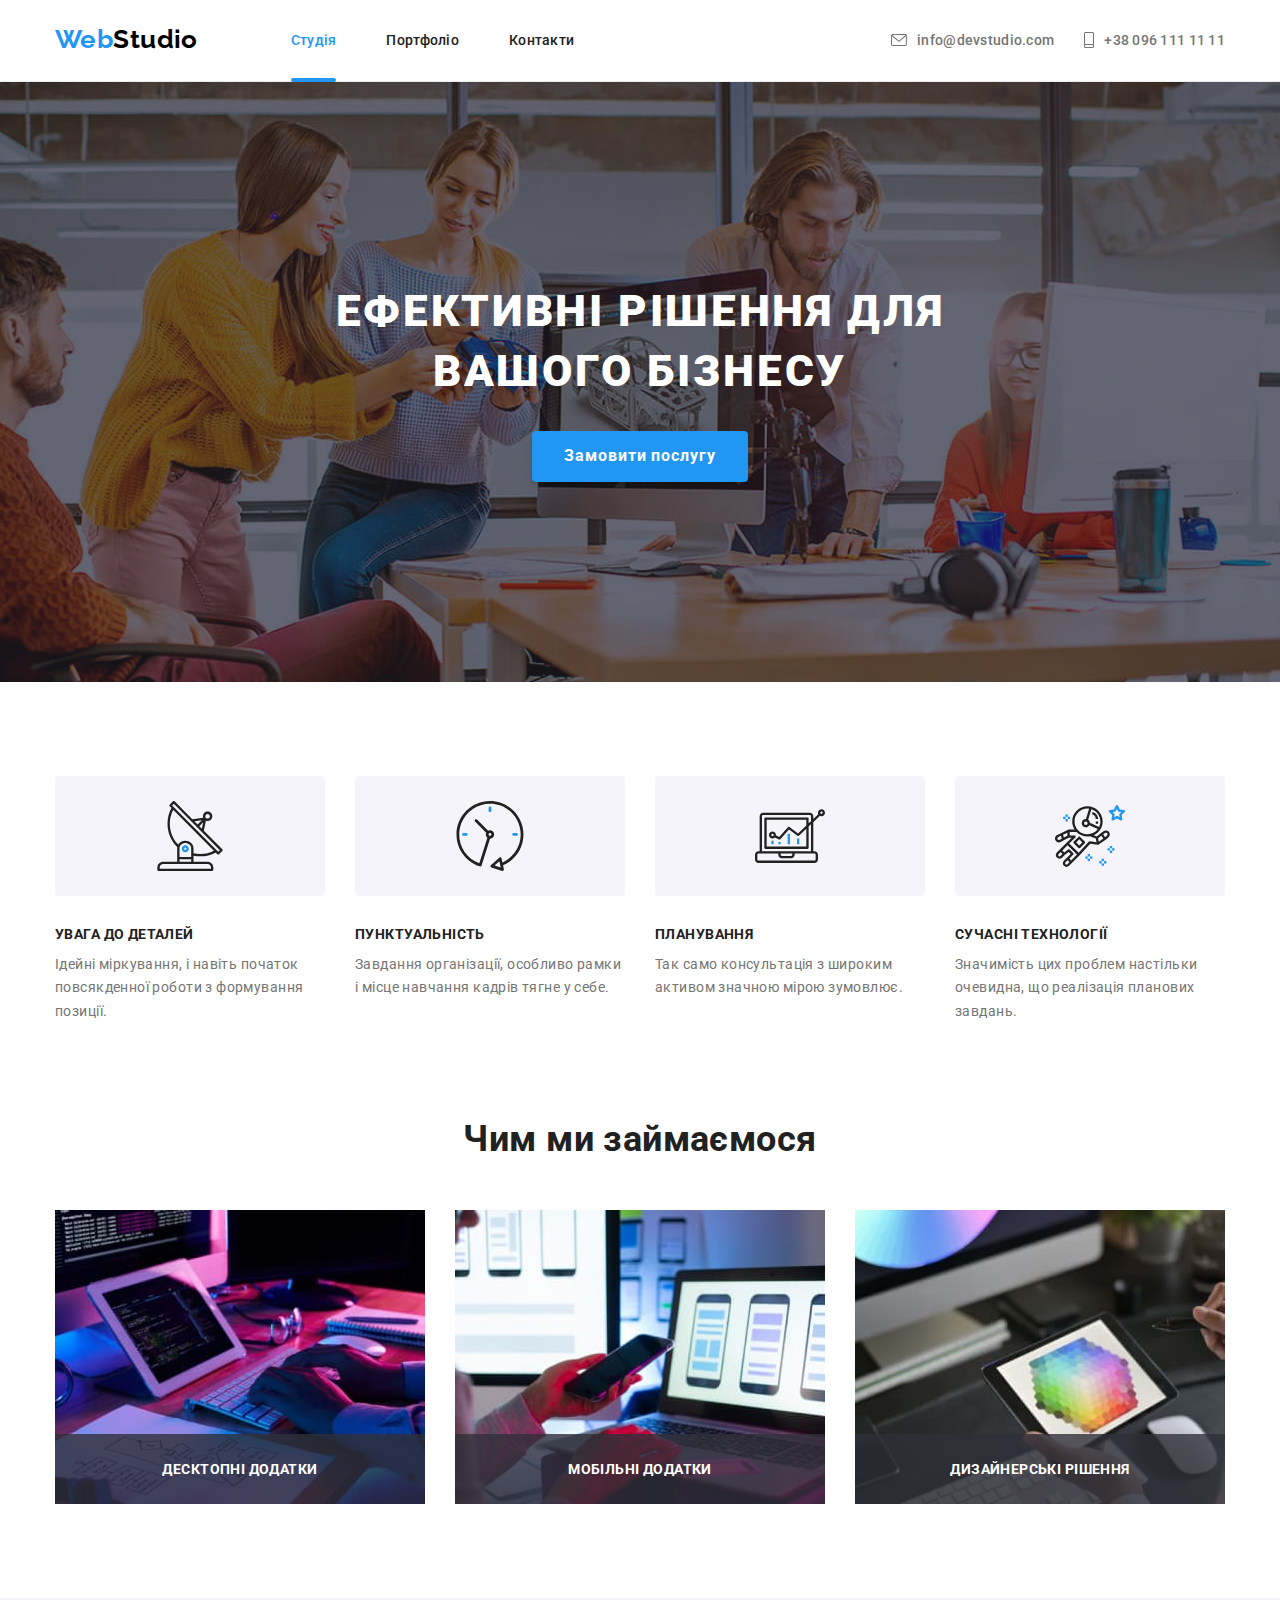
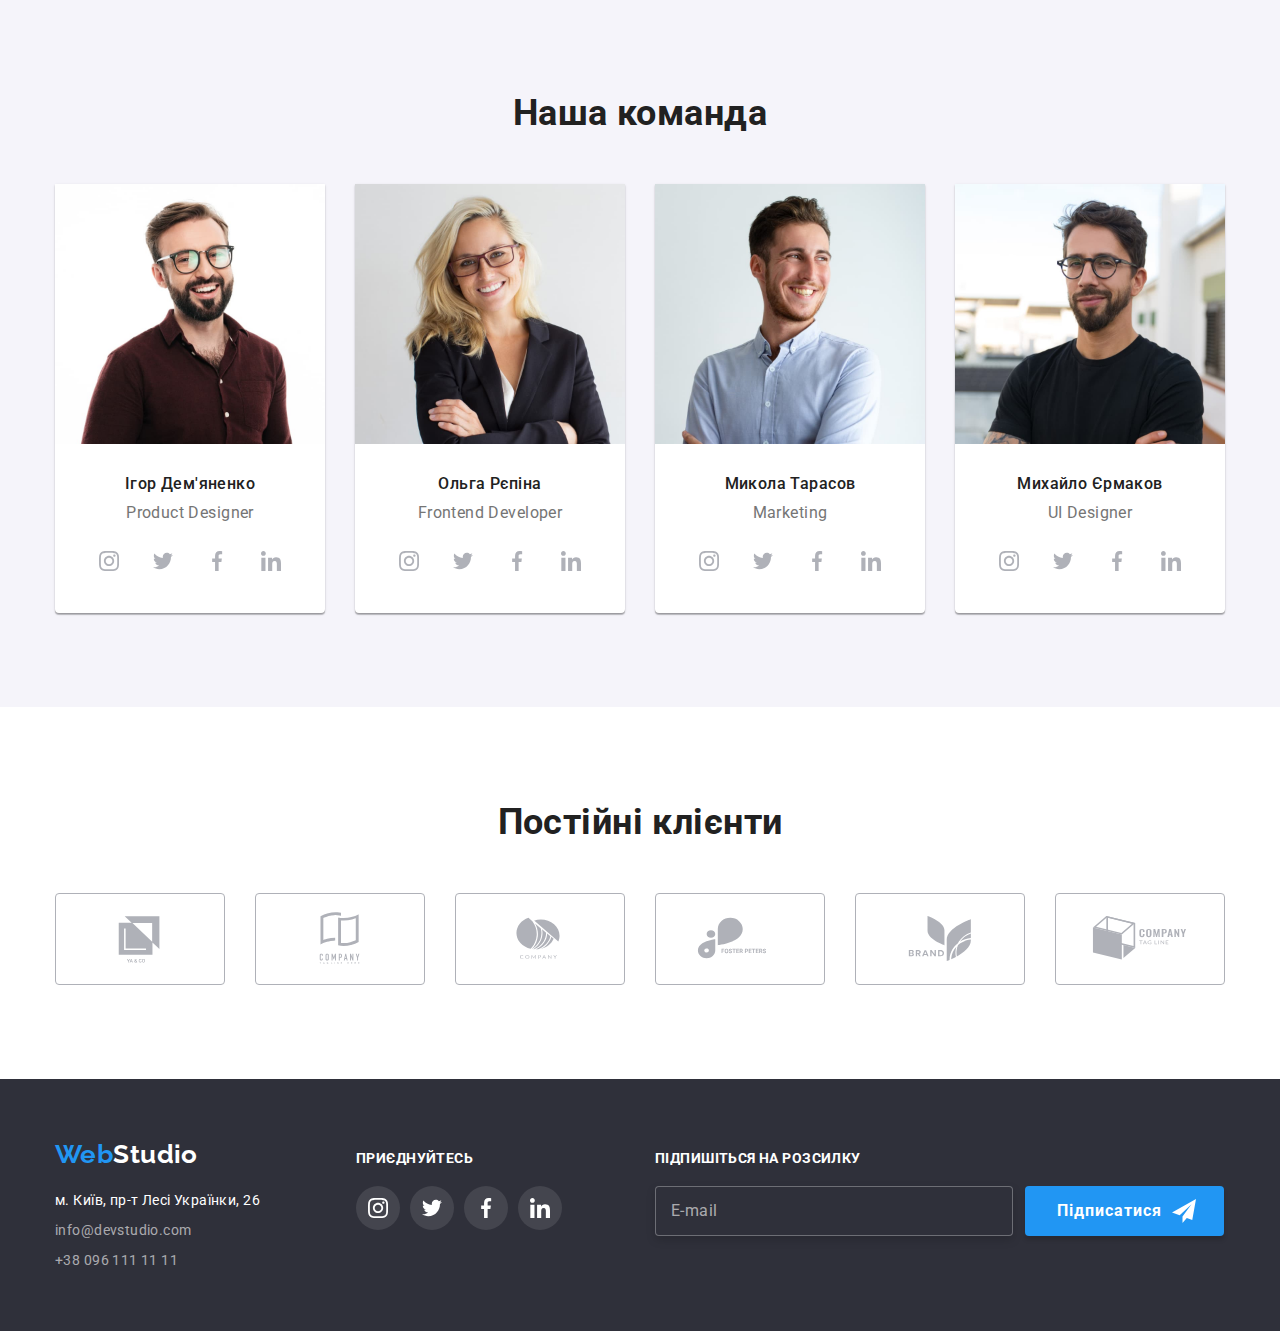
<file: index.html>
<!DOCTYPE html>
<html lang="uk">
  <head>
    <meta charset="UTF-8" />
    <meta http-equiv="X-UA-Compatible" content="IE=edge" />
    <meta name="viewport" content="width=device-width, initial-scale=1.0" />
    <link rel="preconnect" href="https://fonts.googleapis.com" />
    <link rel="preconnect" href="https://fonts.gstatic.com" crossorigin />
    <link
      href="https://fonts.googleapis.com/css2?family=Raleway:wght@700&family=Roboto:wght@400;500;700;900&display=swap"
      rel="stylesheet"
    />
    <link
      rel="stylesheet"
      href="https://cdnjs.cloudflare.com/ajax/libs/modern-normalize/1.1.0/modern-normalize.min.css"
    />
    <link rel="stylesheet" href="css/reset.css" />
    <link rel="stylesheet" href="css/styles.css" />
    <title>Студія</title>
  </head>
  <body data-body>
    <header class="page-header">
      <div class="container header-flexbox">
        <a href="./index.html" lang="en" class="logo header-logo"><span>Web</span>Studio</a>
        <nav>
          <ul class="header-nav">
            <li><a href="" class="current link">Студія</a></li>
            <li><a href="./portfolio.html" class="link">Портфоліо</a></li>
            <li><a href="" class="link">Контакти</a></li>
          </ul>
        </nav>

        <ul class="header-contact contact">
          <li class="mail-item">
            <a href="mailto:info@devstudio.com" class="link">
              <svg class="icon">
                <use href="./images/sprite.svg#icon-mail"></use>
              </svg>
              <span> info@devstudio.com</span>
            </a>
          </li>
          <li class="phone-item">
            <a href="tel:380961111111" class="link">
              <svg class="icon">
                <use href="./images/sprite.svg#icon-phone"></use>
              </svg>
              <span>+38 096 111 11 11</span>
            </a>
          </li>
        </ul>
      </div>
    </header>
    <main class="page-main">
      <section class="hero hero-overlay">
        <div class="container">
          <h1 class="hero-title title">Ефективні рішення для вашого бізнесу</h1>
          <button class="hero-button" type="button" data-modal-open>Замовити послугу</button>
        </div>
      </section>
      <section class="benefits section">
        <div class="container">
          <h2 class="visually-hidden">Чому ми?</h2>
          <ul class="benefits-list">
            <li class="benefits-item">
              <div class="benefits-iconbg">
                <svg class="icon">
                  <use href="./images/sprite.svg#icon-antenna"></use>
                </svg>
              </div>
              <h3 class="title">увага до деталей</h3>
              <p class="text">
                Ідейні міркування, і навіть початок повсякденної роботи з формування позиції.
              </p>
            </li>
            <li class="benefits-item">
              <div class="benefits-iconbg">
                <svg class="icon">
                  <use href="./images/sprite.svg#icon-clock"></use>
                </svg>
              </div>
              <h3 class="title">пунктуальність</h3>
              <p class="text">
                Завдання організації, особливо рамки і місце навчання кадрів тягне у себе.
              </p>
            </li>
            <li class="benefits-item">
              <div class="benefits-iconbg">
                <svg class="icon">
                  <use href="./images/sprite.svg#icon-diagram"></use>
                </svg>
              </div>
              <h3 class="title">планування</h3>
              <p class="text">Так само консультація з широким активом значною мірою зумовлює.</p>
            </li>
            <li class="benefits-item">
              <div class="benefits-iconbg">
                <svg class="icon">
                  <use href="./images/sprite.svg#icon-astronaut"></use>
                </svg>
              </div>
              <h3 class="title">сучасні технології</h3>
              <p class="text">
                Значимість цих проблем настільки очевидна, що реалізація планових завдань.
              </p>
            </li>
          </ul>
        </div>
      </section>
      <section class="features section">
        <div class="container">
          <h2 class="features-title title">Чим ми займаємося</h2>
          <ul class="features-list">
            <li class="features-item">
              <img src="./images/workplace1.jpg" alt="Робоче місце програміста" width="370" />
              <div class="features-item-background">
                <p class="features-item-text">Десктопні додатки</p>
              </div>
            </li>
            <li class="features-item">
              <img src="./images/workplace2.jpg" alt="Робоче місце" width="370" />
              <div class="features-item-background">
                <p class="features-item-text">Мобільні додатки</p>
              </div>
            </li>
            <li class="features-item">
              <img src="./images/workplace3.jpg" alt="Робоче місце дизайнера" width="370" />
              <div class="features-item-background">
                <p class="features-item-text">Дизайнерські рішення</p>
              </div>
            </li>
          </ul>
        </div>
      </section>
      <section class="team section">
        <div class="container">
          <h2 class="team-title title">Наша команда</h2>
          <ul class="team-list">
            <li class="team-card">
              <img src="./images/person1.jpg" alt="Ігор Дем'яненко" width="270" />
              <div class="team-inner">
                <h3 class="title">Ігор Дем'яненко</h3>
                <p lang="en" class="speciality">Product Designer</p>
                <ul class="team-inner-list social-list">
                  <li class="social-item">
                    <a
                      href="https://www.instagram.com/zelenskiy_official/"
                      class="team-inner-link social-link"
                    >
                      <svg class="icon">
                        <use href="./images/sprite.svg#icon-instagram"></use>
                      </svg>
                    </a>
                  </li>
                  <li class="social-item">
                    <a
                      href="https://www.instagram.com/zelenskiy_official/"
                      class="team-inner-link social-link"
                    >
                      <svg class="icon">
                        <use href="./images/sprite.svg#icon-twitter"></use>
                      </svg>
                    </a>
                  </li>
                  <li class="social-item">
                    <a
                      href="https://www.instagram.com/zelenskiy_official/"
                      class="team-inner-link social-link"
                    >
                      <svg class="icon">
                        <use href="./images/sprite.svg#icon-facebook"></use>
                      </svg>
                    </a>
                  </li>
                  <li class="social-item">
                    <a
                      href="https://www.instagram.com/zelenskiy_official/"
                      class="team-inner-link social-link"
                    >
                      <svg class="icon">
                        <use href="./images/sprite.svg#icon-linkedin"></use>
                      </svg>
                    </a>
                  </li>
                </ul>
              </div>
            </li>
            <li class="team-card">
              <img src="./images/person2.jpg" alt="Ольга Рєпіна" width="270" />
              <div class="team-inner">
                <h3 class="title">Ольга Рєпіна</h3>
                <p lang="en" class="speciality">Frontend Developer</p>
                <ul class="team-inner-list social-list">
                  <li class="social-item">
                    <a
                      href="https://www.instagram.com/zelenskiy_official/"
                      class="team-inner-link social-link"
                    >
                      <svg class="icon">
                        <use href="./images/sprite.svg#icon-instagram"></use>
                      </svg>
                    </a>
                  </li>
                  <li class="social-item">
                    <a
                      href="https://www.instagram.com/zelenskiy_official/"
                      class="team-inner-link social-link"
                    >
                      <svg class="icon">
                        <use href="./images/sprite.svg#icon-twitter"></use>
                      </svg>
                    </a>
                  </li>
                  <li class="social-item">
                    <a
                      href="https://www.instagram.com/zelenskiy_official/"
                      class="team-inner-link social-link"
                    >
                      <svg class="icon">
                        <use href="./images/sprite.svg#icon-facebook"></use>
                      </svg>
                    </a>
                  </li>
                  <li class="social-item">
                    <a
                      href="https://www.instagram.com/zelenskiy_official/"
                      class="team-inner-link social-link"
                    >
                      <svg class="icon">
                        <use href="./images/sprite.svg#icon-linkedin"></use>
                      </svg>
                    </a>
                  </li>
                </ul>
              </div>
            </li>
            <li class="team-card">
              <img src="./images/person3.jpg" alt="Микола Тарасов" width="270" />
              <div class="team-inner">
                <h3 class="title">Микола Тарасов</h3>
                <p lang="en" class="speciality">Marketing</p>
                <ul class="team-inner-list social-list">
                  <li class="social-item">
                    <a
                      href="https://www.instagram.com/zelenskiy_official/"
                      class="team-inner-link social-link"
                    >
                      <svg class="icon">
                        <use href="./images/sprite.svg#icon-instagram"></use>
                      </svg>
                    </a>
                  </li>
                  <li class="social-item">
                    <a
                      href="https://www.instagram.com/zelenskiy_official/"
                      class="team-inner-link social-link"
                    >
                      <svg class="icon">
                        <use href="./images/sprite.svg#icon-twitter"></use>
                      </svg>
                    </a>
                  </li>
                  <li class="social-item">
                    <a
                      href="https://www.instagram.com/zelenskiy_official/"
                      class="team-inner-link social-link"
                    >
                      <svg class="icon">
                        <use href="./images/sprite.svg#icon-facebook"></use>
                      </svg>
                    </a>
                  </li>
                  <li class="social-item">
                    <a
                      href="https://www.instagram.com/zelenskiy_official/"
                      class="team-inner-link social-link"
                    >
                      <svg class="icon">
                        <use href="./images/sprite.svg#icon-linkedin"></use>
                      </svg>
                    </a>
                  </li>
                </ul>
              </div>
            </li>
            <li class="team-card">
              <img src="./images/person4.jpg" alt="Михайло Єрмаков" width="270" />
              <div class="team-inner">
                <h3 class="title">Михайло Єрмаков</h3>
                <p lang="en" class="speciality">UI Designer</p>
                <ul class="team-inner-list social-list">
                  <li class="social-item">
                    <a
                      href="https://www.instagram.com/zelenskiy_official/"
                      class="team-inner-link social-link"
                    >
                      <svg class="icon">
                        <use href="./images/sprite.svg#icon-instagram"></use>
                      </svg>
                    </a>
                  </li>
                  <li class="social-item">
                    <a
                      href="https://www.instagram.com/zelenskiy_official/"
                      class="team-inner-link social-link"
                    >
                      <svg class="icon">
                        <use href="./images/sprite.svg#icon-twitter"></use>
                      </svg>
                    </a>
                  </li>
                  <li class="social-item">
                    <a
                      href="https://www.instagram.com/zelenskiy_official/"
                      class="team-inner-link social-link"
                    >
                      <svg class="icon">
                        <use href="./images/sprite.svg#icon-facebook"></use>
                      </svg>
                    </a>
                  </li>
                  <li class="social-item">
                    <a
                      href="https://www.instagram.com/zelenskiy_official/"
                      class="team-inner-link social-link"
                    >
                      <svg class="icon">
                        <use href="./images/sprite.svg#icon-linkedin"></use>
                      </svg>
                    </a>
                  </li>
                </ul>
              </div>
            </li>
          </ul>
        </div>
      </section>
      <section class="clients section">
        <div class="container">
          <h2 class="clients-title title">Постійні клієнти</h2>
          <ul class="clients-list">
            <li class="clients-item">
              <a href="" class="clients-link">
                <svg class="icon">
                  <use href="./images/sprite.svg#icon-yaco"></use>
                </svg>
              </a>
            </li>
            <li class="clients-item">
              <a href="" class="clients-link">
                <svg class="icon">
                  <use href="./images/sprite.svg#icon-paper"></use>
                </svg>
              </a>
            </li>
            <li class="clients-item">
              <a href="" class="clients-link">
                <svg class="icon">
                  <use href="./images/sprite.svg#icon-company"></use>
                </svg>
              </a>
            </li>
            <li class="clients-item">
              <a href="" class="clients-link">
                <svg class="icon">
                  <use href="./images/sprite.svg#icon-foster"></use>
                </svg>
              </a>
            </li>
            <li class="clients-item">
              <a href="" class="clients-link">
                <svg class="icon">
                  <use href="./images/sprite.svg#icon-brand"></use>
                </svg>
              </a>
            </li>
            <li class="clients-item">
              <a href="" class="clients-link">
                <svg class="icon">
                  <use href="./images/sprite.svg#icon-cube"></use>
                </svg>
              </a>
            </li>
          </ul>
        </div>
      </section>
    </main>
    <footer class="page-footer">
      <div class="container footer-list">
        <div class="footer-first-element">
          <a href="./index.html" lang="en" class="logo footer-logo"><span>Web</span>Studio</a>
          <address class="footer-address">
            <a
              href="https://www.google.com.ua/maps/place/%D0%B1%D1%83%D0%BB.+%D0%9B%D0%B5%D1%81%D0%B8+%D0%A3%D0%BA%D1%80%D0%B0%D0%B8%D0%BD%D0%BA%D0%B8,+26,+%D0%9A%D0%B8%D0%B5%D0%B2,+02000/@50.4265841,30.5361971,17z/data=!3m1!4b1!4m5!3m4!1s0x40d4cf0e033ecbe9:0x57a4dffefec77da0!8m2!3d50.4265807!4d30.5383858?hl=ru"
              class="footer-maps"
              >м. Київ, пр-т Лесі Українки, 26</a
            >
            <ul class="footer-contact contact">
              <li>
                <a href="mailto:info@devstudio.com" class="footer-link link">info@devstudio.com</a>
              </li>
              <li>
                <a href="tel:380961111111" class="footer-link link">+38 096 111 11 11</a>
              </li>
            </ul>
          </address>
        </div>
        <div class="footer-second-element">
          <p class="footer-text">приєднуйтесь</p>
          <ul class="footer-inner-list social-list">
            <li class="social-item">
              <a
                href="https://www.instagram.com/zelenskiy_official/"
                class="footer-inner-link social-link"
              >
                <svg class="icon">
                  <use href="./images/sprite.svg#icon-instagram"></use>
                </svg>
              </a>
            </li>
            <li class="social-item">
              <a
                href="https://www.instagram.com/zelenskiy_official/"
                class="footer-inner-link social-link"
              >
                <svg class="icon">
                  <use href="./images/sprite.svg#icon-twitter"></use>
                </svg>
              </a>
            </li>
            <li class="social-item">
              <a
                href="https://www.instagram.com/zelenskiy_official/"
                class="footer-inner-link social-link"
              >
                <svg class="icon">
                  <use href="./images/sprite.svg#icon-facebook"></use>
                </svg>
              </a>
            </li>
            <li class="social-item">
              <a
                href="https://www.instagram.com/zelenskiy_official/"
                class="footer-inner-link social-link"
              >
                <svg class="icon">
                  <use href="./images/sprite.svg#icon-linkedin"></use>
                </svg>
              </a>
            </li>
          </ul>
        </div>
        <div>
          <p class="footer-form-text">Підпишіться на розсилку</p>
          <form class="footer-form" action="">
            <label class="footer-label">
              <input class="footer-input" type="email" name="email-footer" placeholder=" " />
              <span class="footer-label-text">E-mail</span>
            </label>
            <label class="footer-label">
              <button class="footer-form-btn" type="submit">
                <span class="footer-form-btn-text">Підписатися</span>
                <svg class="send-icon">
                  <use href="./images/sprite.svg#icon-send-footer"></use>
                </svg>
              </button>
            </label>
          </form>
        </div>
      </div>
    </footer>
    <div class="backdrop is-hidden" data-modal>
      <div class="backdrop-modal">
        <button type="button" class="backdrop-btn" data-modal-close>
          <svg class="close-icon">
            <use href="./images/sprite.svg#new-close-btn"></use>
          </svg>
        </button>
        <div class="modal-container">
          <h2 class="modal-title">Залиште свої дані, ми вам передзвонимо</h2>
          <form class="modal-form">
            <label class="modal-label">
              <span class="modal-label-text">Ім'я</span>
              <input class="modal-input" type="text" name="modal-name" />
              <svg class="modal-input-icon">
                <use href="./images/sprite.svg#person-name-modal"></use>
              </svg>
            </label>
            <label class="modal-label">
              <span class="modal-label-text">Телефон</span>
              <input class="modal-input" type="phone" name="modal-phone" />
              <svg class="modal-input-icon">
                <use href="./images/sprite.svg#phone-modal"></use>
              </svg>
            </label>
            <label class="modal-label">
              <span class="modal-label-text">Пошта</span>
              <input class="modal-input" type="email" name="modal-email" />
              <svg class="modal-input-icon">
                <use href="./images/sprite.svg#email-modal"></use>
              </svg>
            </label>
            <label class="modal-label modal-label-textarea">
              <span class="modal-label-text">Коментар</span>
              <textarea
                class="modal-textarea"
                name="modal-comment"
                placeholder="Введіть текст"
              ></textarea>
            </label>
            <label class="modal-label-checkbox">
              <input class="modal-checkbox" type="checkbox" name="modal-terms" />
              <span class="modal-checkbox-text"
                >Погоджуюся з розсилкою та приймаю
                <a class="modal-checkbox-link" href="">&nbspУмови договору</a></span
              >
              <svg class="modal-checkbox-icon">
                <use href="./images/sprite.svg#icon-check"></use>
              </svg>
            </label>
            <label class="modal-label-btn">
              <button class="modal-btn-submit" type="submit">Відправити</button>
            </label>
          </form>
        </div>
      </div>
    </div>
    <script src="./js/script.js"></script>
  </body>
</html>
</file>
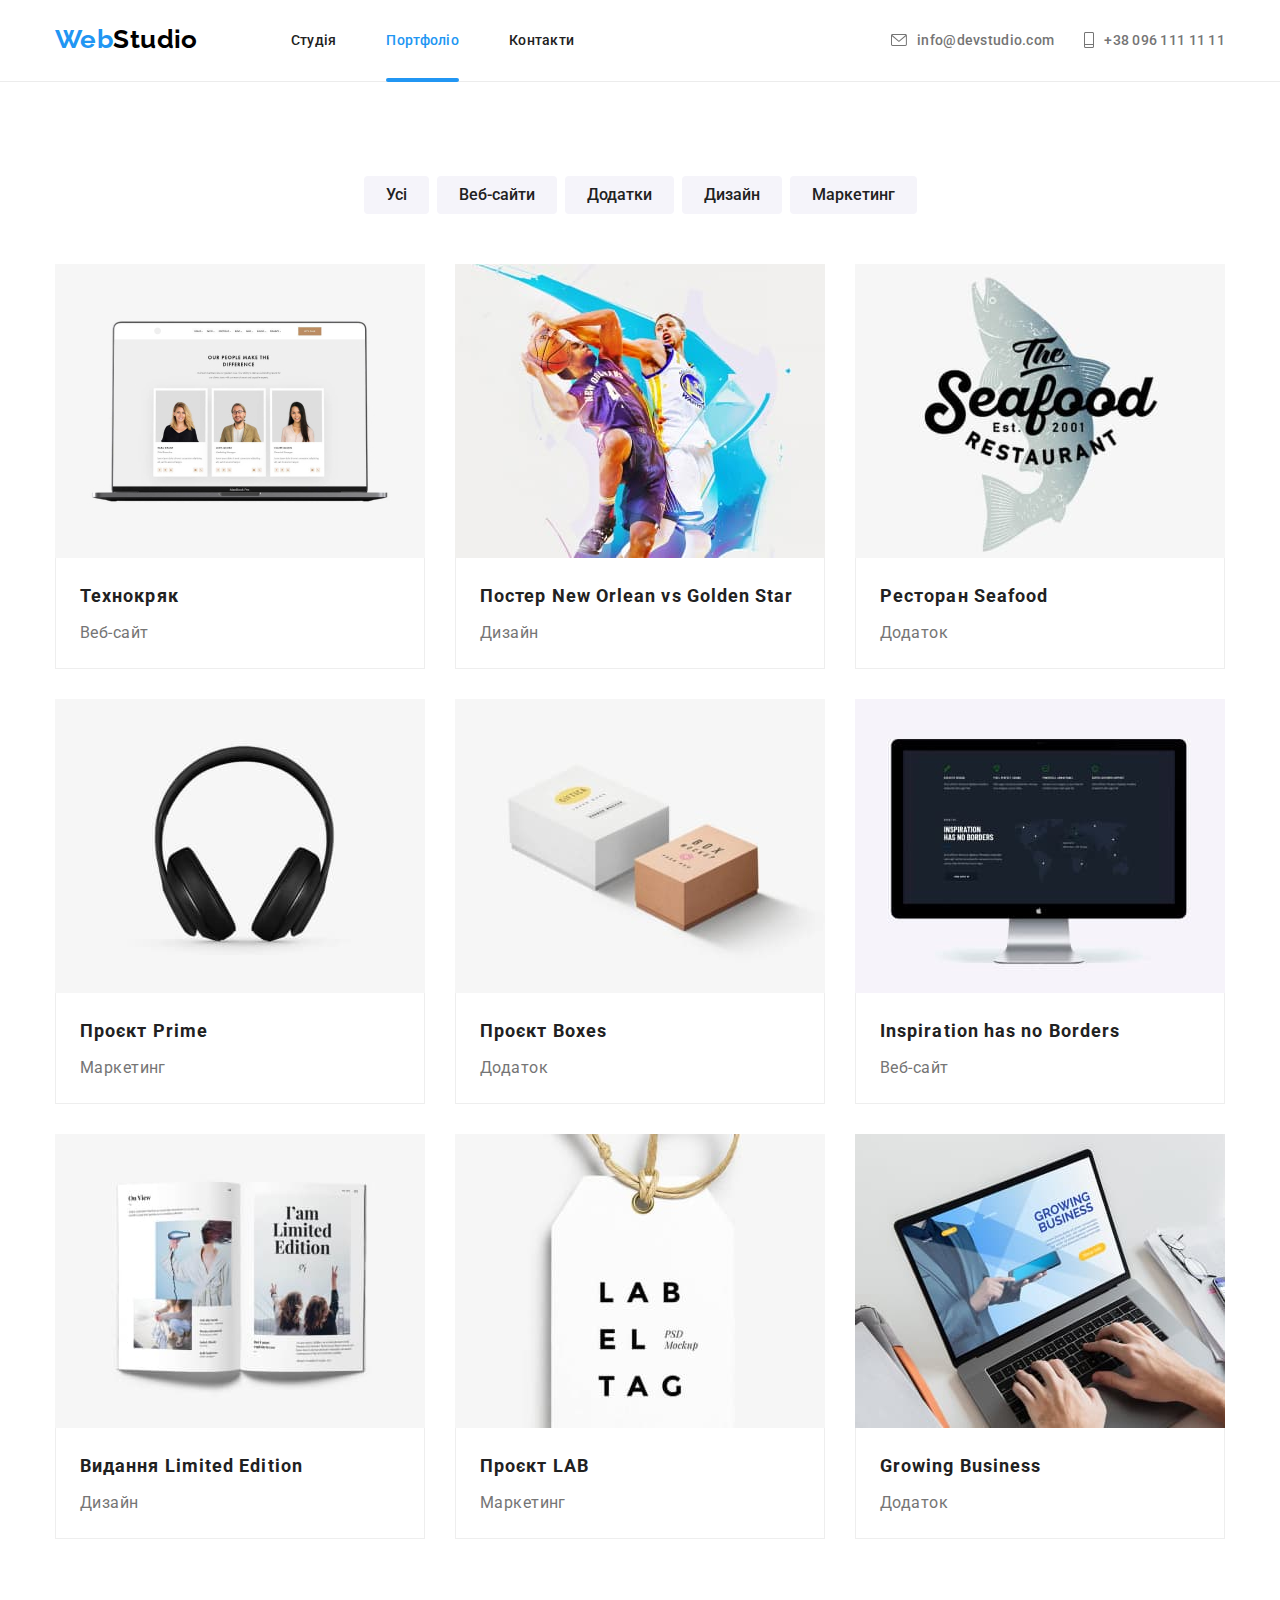
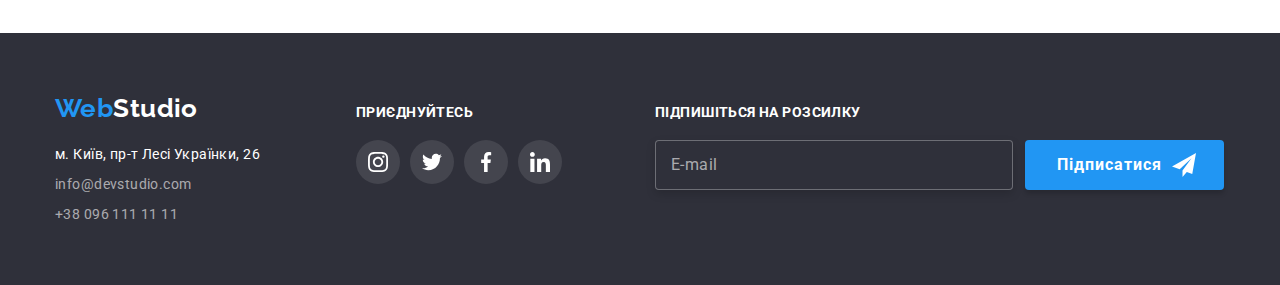
<file: portfolio.html>
<!DOCTYPE html>
<html lang="uk">
  <head>
    <meta charset="UTF-8" />
    <meta http-equiv="X-UA-Compatible" content="IE=edge" />
    <meta name="viewport" content="width=device-width, initial-scale=1.0" />
    <link rel="preconnect" href="https://fonts.googleapis.com" />
    <link rel="preconnect" href="https://fonts.gstatic.com" crossorigin />
    <link
      href="https://fonts.googleapis.com/css2?family=Raleway:wght@700&family=Roboto:wght@400;500;700;900&display=swap"
      rel="stylesheet"
    />
    <link
      rel="stylesheet"
      href="https://cdnjs.cloudflare.com/ajax/libs/modern-normalize/1.1.0/modern-normalize.min.css"
    />
    <link rel="stylesheet" href="css/reset.css" />
    <link rel="stylesheet" href="css/styles.css" />
    <title>Портфоліо</title>
  </head>
  <body>
    <header class="page-header">
      <div class="container header-flexbox">
        <a href="./index.html" lang="en" class="logo header-logo"><span>Web</span>Studio</a>
        <nav>
          <ul class="header-nav">
            <li><a href="./index.html" class="link">Студія</a></li>
            <li><a href="" class="link current">Портфоліо</a></li>
            <li><a href="" class="link">Контакти</a></li>
          </ul>
        </nav>
        <ul class="header-contact contact">
          <li class="mail-item">
            <a href="mailto:info@devstudio.com" class="link">
              <svg class="icon">
                <use href="./images/sprite.svg#icon-mail"></use>
              </svg>
              <span> info@devstudio.com</span>
            </a>
          </li>
          <li class="phone-item">
            <a href="tel:380961111111" class="link">
              <svg class="icon">
                <use href="./images/sprite.svg#icon-phone"></use>
              </svg>
              <span>+38 096 111 11 11</span>
            </a>
          </li>
        </ul>
      </div>
    </header>
    <main class="page-main">
      <section class="portfolio section">
        <div class="container">
          <h1 class="visually-hidden">Портфоліо</h1>
          <ul class="portfolio-filter">
            <li><button type="button" class="portfolio-button button">Усі</button></li>
            <li><button type="button" class="portfolio-button button">Веб-сайти</button></li>
            <li><button type="button" class="portfolio-button button">Додатки</button></li>
            <li><button type="button" class="portfolio-button button">Дизайн</button></li>
            <li><button type="button" class="portfolio-button button">Маркетинг</button></li>
          </ul>
          <ul class="portfolio-list">
            <li class="portfolio-item">
              <a href="" class="portfolio-link">
                <div class="portfolio-wrapper">
                  <img src="./images/portfolio-netbook.jpg" alt="Ноутбук" width="370" />
                  <div class="portfolio-overlay">
                    <p class="overlay-text">
                      Ресурс пропонує комплексні пропозиції з різним рівнем функціоналу та сервісів.
                      Все це дозволить відвідувачу отримати вичерпні відомості про компанію чи
                      приватну особу.
                    </p>
                  </div>
                </div>

                <div class="portfolio-inner">
                  <h2 class="title">Технокряк</h2>
                  <p class="portfolio-text">Веб-сайт</p>
                </div>
              </a>
            </li>
            <li class="portfolio-item">
              <a href="" class="portfolio-link">
                <div class="portfolio-wrapper">
                  <img
                    src="./images/portfolio-basketball.jpg"
                    alt="Два гравця у баскетбол"
                    width="370"
                  />
                  <div class="portfolio-overlay">
                    <p class="overlay-text">
                      Ресурс пропонує комплексні пропозиції з різним рівнем функціоналу та сервісів.
                      Все це дозволить відвідувачу отримати вичерпні відомості про компанію чи
                      приватну особу.
                    </p>
                  </div>
                </div>

                <div class="portfolio-inner">
                  <h2 class="title">Постер New Orlean vs Golden Star</h2>
                  <p class="portfolio-text">Дизайн</p>
                </div></a
              >
            </li>
            <li class="portfolio-item">
              <a href="" class="portfolio-link">
                <div class="portfolio-wrapper">
                  <img
                    src="./images/portfolio-restaurant.jpg"
                    alt="Лого ресторану морської їжі"
                    width="370"
                  />
                  <div class="portfolio-overlay">
                    <p class="overlay-text">
                      Ресурс пропонує комплексні пропозиції з різним рівнем функціоналу та сервісів.
                      Все це дозволить відвідувачу отримати вичерпні відомості про компанію чи
                      приватну особу.
                    </p>
                  </div>
                </div>

                <div class="portfolio-inner">
                  <h2 class="title">Ресторан Seafood</h2>
                  <p class="portfolio-text">Додаток</p>
                </div></a
              >
            </li>
            <li class="portfolio-item">
              <a href="" class="portfolio-link">
                <div class="portfolio-wrapper">
                  <img
                    src="./images/portfolio-headphones.jpg"
                    alt="Повнорозмірні навушники"
                    width="370"
                  />
                  <div class="portfolio-overlay">
                    <p class="overlay-text">
                      Ресурс пропонує комплексні пропозиції з різним рівнем функціоналу та сервісів.
                      Все це дозволить відвідувачу отримати вичерпні відомості про компанію чи
                      приватну особу.
                    </p>
                  </div>
                </div>
                <div class="portfolio-inner">
                  <h2 class="title">Проєкт Prime</h2>
                  <p class="portfolio-text">Маркетинг</p>
                </div></a
              >
            </li>
            <li class="portfolio-item">
              <a href="" class="portfolio-link">
                <div class="portfolio-wrapper">
                  <img src="./images/portfolio-boxes.jpg" alt="Дві коробки" width="370" />
                  <div class="portfolio-overlay">
                    <p class="overlay-text">
                      Ресурс пропонує комплексні пропозиції з різним рівнем функціоналу та сервісів.
                      Все це дозволить відвідувачу отримати вичерпні відомості про компанію чи
                      приватну особу.
                    </p>
                  </div>
                </div>
                <div class="portfolio-inner">
                  <h2 class="title">Проєкт Boxes</h2>
                  <p class="portfolio-text">Додаток</p>
                </div></a
              >
            </li>
            <li class="portfolio-item">
              <a href="" class="portfolio-link">
                <div class="portfolio-wrapper">
                  <img src="./images/portfolio-imac.jpg" alt="Аймак" width="370" />
                  <div class="portfolio-overlay">
                    <p class="overlay-text">
                      Ресурс пропонує комплексні пропозиції з різним рівнем функціоналу та сервісів.
                      Все це дозволить відвідувачу отримати вичерпні відомості про компанію чи
                      приватну особу.
                    </p>
                  </div>
                </div>
                <div class="portfolio-inner">
                  <h2 lang="en" class="title">Inspiration has no Borders</h2>
                  <p class="portfolio-text">Веб-сайт</p>
                </div></a
              >
            </li>
            <li class="portfolio-item">
              <a href="" class="portfolio-link">
                <div class="portfolio-wrapper">
                  <img src="./images/portfolio-book.jpg" alt="Відкрита книга" width="370" />
                  <div class="portfolio-overlay">
                    <p class="overlay-text">
                      Ресурс пропонує комплексні пропозиції з різним рівнем функціоналу та сервісів.
                      Все це дозволить відвідувачу отримати вичерпні відомості про компанію чи
                      приватну особу.
                    </p>
                  </div>
                </div>
                <div class="portfolio-inner">
                  <h2 class="title">Видання Limited Edition</h2>
                  <p class="portfolio-text">Дизайн</p>
                </div></a
              >
            </li>
            <li class="portfolio-item">
              <a href="" class="portfolio-link">
                <div class="portfolio-wrapper">
                  <img src="./images/portfolio-label.jpg" alt="Лейбл" width="370" />
                  <div class="portfolio-overlay">
                    <p class="overlay-text">
                      Ресурс пропонує комплексні пропозиції з різним рівнем функціоналу та сервісів.
                      Все це дозволить відвідувачу отримати вичерпні відомості про компанію чи
                      приватну особу.
                    </p>
                  </div>
                </div>
                <div class="portfolio-inner">
                  <h2 class="title">Проєкт LAB</h2>
                  <p class="portfolio-text">Маркетинг</p>
                </div></a
              >
            </li>
            <li class="portfolio-item">
              <a href="" class="portfolio-link">
                <div class="portfolio-wrapper">
                  <img
                    src="./images/portfolio-macbook.jpg"
                    alt="Макбук на  білому столі"
                    width="370"
                  />
                  <div class="portfolio-overlay">
                    <p class="overlay-text">
                      Ресурс пропонує комплексні пропозиції з різним рівнем функціоналу та сервісів.
                      Все це дозволить відвідувачу отримати вичерпні відомості про компанію чи
                      приватну особу.
                    </p>
                  </div>
                </div>
                <div class="portfolio-inner">
                  <h2 class="title">Growing Business</h2>
                  <p class="portfolio-text">Додаток</p>
                </div></a
              >
            </li>
          </ul>
        </div>
      </section>
    </main>
    <footer class="page-footer">
      <div class="container footer-list">
        <div class="footer-first-element">
          <a href="./index.html" lang="en" class="logo footer-logo"><span>Web</span>Studio</a>
          <address class="footer-address">
            <a
              href="https://www.google.com.ua/maps/place/%D0%B1%D1%83%D0%BB.+%D0%9B%D0%B5%D1%81%D0%B8+%D0%A3%D0%BA%D1%80%D0%B0%D0%B8%D0%BD%D0%BA%D0%B8,+26,+%D0%9A%D0%B8%D0%B5%D0%B2,+02000/@50.4265841,30.5361971,17z/data=!3m1!4b1!4m5!3m4!1s0x40d4cf0e033ecbe9:0x57a4dffefec77da0!8m2!3d50.4265807!4d30.5383858?hl=ru"
              class="footer-maps"
              >м. Київ, пр-т Лесі Українки, 26</a
            >
            <ul class="footer-contact contact">
              <li>
                <a href="mailto:info@devstudio.com" class="footer-link link">info@devstudio.com</a>
              </li>
              <li>
                <a href="tel:380961111111" class="footer-link link">+38 096 111 11 11</a>
              </li>
            </ul>
          </address>
        </div>
        <div class="footer-second-element">
          <p class="footer-text">приєднуйтесь</p>
          <ul class="footer-inner-list social-list">
            <li class="social-item">
              <a
                href="https://www.instagram.com/zelenskiy_official/"
                class="footer-inner-link social-link"
              >
                <svg class="icon">
                  <use href="./images/sprite.svg#icon-instagram"></use>
                </svg>
              </a>
            </li>
            <li class="social-item">
              <a
                href="https://www.instagram.com/zelenskiy_official/"
                class="footer-inner-link social-link"
              >
                <svg class="icon">
                  <use href="./images/sprite.svg#icon-twitter"></use>
                </svg>
              </a>
            </li>
            <li class="social-item">
              <a
                href="https://www.instagram.com/zelenskiy_official/"
                class="footer-inner-link social-link"
              >
                <svg class="icon">
                  <use href="./images/sprite.svg#icon-facebook"></use>
                </svg>
              </a>
            </li>
            <li class="social-item">
              <a
                href="https://www.instagram.com/zelenskiy_official/"
                class="footer-inner-link social-link"
              >
                <svg class="icon">
                  <use href="./images/sprite.svg#icon-linkedin"></use>
                </svg>
              </a>
            </li>
          </ul>
        </div>
        <div>
          <p class="footer-form-text">Підпишіться на розсилку</p>
          <form class="footer-form" action="">
            <label class="footer-label">
              <input class="footer-input" type="email" name="email-footer" placeholder=" " />
              <span class="footer-label-text">E-mail</span>
            </label>
            <label class="footer-label">
              <button class="footer-form-btn" type="submit">
                <span class="footer-form-btn-text">Підписатися</span>
                <svg class="send-icon">
                  <use href="./images/sprite.svg#icon-send-footer"></use>
                </svg>
              </button>
            </label>
          </form>
        </div>
      </div>
    </footer>
  </body>
</html>
</file>
<file: css/styles.css>
/* Переменные */

:root {
  --text-color: #757575;
  --accent-color: #2196f3;
  --dark-bg: #2f303a;
  --title-text-color: #212121;
  --primary-white: #ffffff;
  --button-bg: #f5f4fa;
  --black: #000000;
  --opacity-white: rgba(255, 255, 255, 0.6);
  --border-color: #ececec;
  --portfolio-border-color: #eeeeee;
  --icon-color: #afb1b8;
  --transparent-black: rgba(255, 255, 255, 0.1);
}

/* Общие стили */
body {
  color: var(--text-color);
  background-color: var(--primary-white);

  font-family: Roboto, sans-serif;
  font-style: normal;
  letter-spacing: 0.03em;
  line-height: 1.2;
}

.contact a {
  color: inherit;

  text-decoration: none;
}

.title {
  color: var(--title-text-color);

  font-weight: 700;

  text-align: center;
}

.button {
  font-family: Roboto, sans-serif;
  color: var(--title-text-color);
  background-color: var(--button-bg);

  font-weight: 500;
  font-size: 16px;
  line-height: 1.625;

  text-align: center;
  cursor: pointer;

  transition: color 250ms cubic-bezier(0.4, 0, 0.2, 1),
    background-color 250ms cubic-bezier(0.4, 0, 0.2, 1),
    box-shadow 250ms cubic-bezier(0.4, 0, 0.2, 1);
}

.button:hover,
.button:focus {
  color: var(--primary-white);
  background-color: var(--accent-color);
  box-shadow: 0px 3px 1px rgba(0, 0, 0, 0.1), 0px 1px 2px rgba(0, 0, 0, 0.08),
    0px 2px 2px rgba(0, 0, 0, 0.12);
}

.text {
  line-height: 1.7;
}

.container {
  width: 1200px;
  margin: 0 auto;
  padding: 0 15px;
}

.section {
  padding: 94px 0;
}
.visually-hidden {
  position: absolute;
  white-space: nowrap;
  width: 1px;
  height: 1px;
  overflow: hidden;
  border: 0;
  padding: 0;
  clip: rect(0 0 0 0);
  clip-path: inset(50%);
  margin: -1px;
}
/* Список ссылок  */
.social-list {
  display: flex;
  justify-content: center;
  gap: 10px;
}

.social-item .icon {
  width: 20px;
  height: 20px;

  display: block;
  fill: currentColor;
}

.social-link {
  height: 44px;
  width: 44px;
  display: flex;
  justify-content: center;
  align-items: center;
  border-radius: 50%;

  color: var(--icon-color);
}
/* Хедер */
.page-header {
  border-bottom: 1px solid var(--border-color);
}
.header-flexbox {
  display: flex;

  align-items: center;
}
.logo {
  color: var(--black);

  font-family: Raleway, sans-serif;

  font-weight: 700;
  font-size: 26px;

  text-decoration: none;
}
.header-logo {
  padding: 24px 0 25px;
  margin-right: 93px;
}

.logo span {
  color: var(--accent-color);
}

.header-nav {
  color: var(--title-text-color);

  font-weight: 500;
  letter-spacing: 0.02em;
  list-style-type: none;

  display: flex;
  gap: 50px;
}

.header-nav .link {
  color: inherit;

  text-decoration: none;

  display: inline-block;
  padding: 32px 0;

  transition: color 250ms cubic-bezier(0.4, 0, 0.2, 1);
}
.link.current {
  position: relative;
  color: var(--accent-color);
}
.link.current::before {
  content: '';

  position: absolute;
  bottom: -1px;

  display: inline-block;
  width: 100%;
  height: 4px;

  background-color: var(--accent-color);
  border-radius: 2px;
}

.header-nav .link:hover,
.header-nav .link:focus {
  color: var(--accent-color);
}

.header-contact {
  color: var(--text-color);

  font-weight: 500;
  letter-spacing: 0.02em;

  list-style-type: none;

  margin-left: auto;
  display: flex;
  gap: 30px;
}
.header-contact .link {
  display: inline-flex;
  gap: 10px;
  align-items: center;

  padding: 32px 0;

  transition: color 250ms cubic-bezier(0.4, 0, 0.2, 1);
}

.header-contact .link:hover,
.header-contact .link:focus {
  color: var(--accent-color);
}

.header-contact .icon {
  fill: currentColor;
}

.mail-item .icon {
  width: 16px;
  height: 12px;
}

.phone-item .icon {
  width: 10px;
  height: 16px;
}
/* Секция герой */
.hero {
  padding: 200px 0;

  max-width: 1600px;
  min-height: 600px;
  margin: 0 auto;

  background-image: linear-gradient(to right, rgba(47, 48, 58, 0.4), rgba(47, 48, 58, 0.4)),
    url(../images/hero.jpg);
  background-repeat: no-repeat;
  background-position: center;
  background-size: cover;
  background-color: var(--dark-bg);
}

.hero-title {
  color: var(--primary-white);

  font-weight: 900;
  font-size: 44px;
  line-height: 1.36;
  letter-spacing: 0.06em;

  text-transform: uppercase;

  max-width: 696px;
  margin: 0 auto;
  /* padding-top: 200px; */
}

.hero-button {
  font-family: Roboto, sans-serif;
  color: var(--primary-white);
  background-color: var(--accent-color);

  font-weight: 700;
  font-size: 16px;
  line-height: 1.88;
  letter-spacing: 0.06em;

  text-align: center;
  cursor: pointer;

  padding: 10px 32px;

  margin: 30px auto 0 auto;
  display: block;
  border-radius: 4px;

  box-shadow: 0px 4px 4px rgba(0, 0, 0, 0.15);
  border-radius: 4px;
}

/* Секция наши преимущества*/

.benefits {
  padding: 94px 0 0;
}

.benefits-list {
  list-style-type: none;

  display: flex;
  gap: 30px;
  /* flex-wrap: wrap; */
}
.benefits-item {
  flex: 1 1 calc((100% - 90px) / 4);
  /* min-height: 98px; */
}
.benefits-item .title {
  font-size: 14px;

  text-transform: uppercase;
  text-align: left;

  margin-bottom: 10px;
}
.benefits-iconbg {
  display: flex;
  justify-content: center;
  align-items: center;

  height: 120px;
  width: 270px;

  margin-bottom: 30px;
  background-color: var(--button-bg);
  border-radius: 4px;
}
.benefits-item .icon {
  width: 70px;
  height: 70px;

  display: block;
}

.features-title {
  font-size: 36px;
  line-height: 1.17;

  margin-bottom: 50px;
}

.features-list {
  list-style-type: none;

  display: flex;
  gap: 30px;
}

.features-item {
  position: relative;
  overflow: hidden;
}
.features-item-background {
  position: absolute;
  bottom: 0;

  height: 70px;
  width: 100%;

  background-color: rgba(47, 48, 58, 0.8);
}
.features-item-text {
  position: absolute;
  top: 50%;
  left: 50%;
  transform: translate(-50%, -50%);

  color: var(--primary-white);
  text-transform: uppercase;
  font-weight: 700;
}

/*  Секция наша команда */
.team {
  background-color: var(--button-bg);
}
.team-title {
  font-size: 36px;
  line-height: 1.17;

  margin-bottom: 50px;
}
.team-list {
  list-style-type: none;
  display: flex;
  gap: 30px;
}
.team-card {
  background-color: var(--primary-white);

  /* min-height: 368px; */

  box-shadow: 0px 1px 3px rgba(0, 0, 0, 0.12), 0px 1px 1px rgba(0, 0, 0, 0.14),
    0px 2px 1px rgba(0, 0, 0, 0.2);
  border-radius: 0px 0px 4px 4px;

  flex: 1 1 calc((100% - 90px) / 4);
}

.team-card h3 {
  font-weight: 500;
  font-size: 16px;
}
.team-card .speciality {
  font-size: 16px;
  text-align: center;
  margin-top: 10px;
}
.team-inner {
  padding: 30px 0;
}

.team-inner-list {
  margin-top: 16px;
}
.team-inner-link {
  transition: color 250ms cubic-bezier(0.4, 0, 0.2, 1),
    background-color 250ms cubic-bezier(0.4, 0, 0.2, 1);
}
.team-inner-link:hover,
.team-inner-link:focus {
  background-color: var(--accent-color);
  color: var(--primary-white);
}

/* Клиенты */

.clients-title {
  font-size: 36px;
  line-height: calc(42 / 36);

  margin-bottom: 50px;
}
.clients-list {
  display: flex;
  justify-content: center;
  gap: 30px;
}
.clients-item {
  height: 92px;
  width: 170px;
}

.clients-link {
  display: flex;
  justify-content: center;
  align-items: center;

  height: 100%;
  width: 100%;

  border: 1px solid var(--icon-color);
  border-radius: 4px;
  color: var(--icon-color);

  transition: color 250ms cubic-bezier(0.4, 0, 0.2, 1),
    border-color 250ms cubic-bezier(0.4, 0, 0.2, 1);
}
.clients-link .icon {
  width: 106px;
  height: 60px;

  display: block;
  fill: currentColor;
}

.clients-link:hover,
.clients-link:focus {
  color: var(--accent-color);
  border-color: var(--accent-color);
}

/* Футер */
.page-footer {
  background-color: var(--dark-bg);
}

.page-footer {
  padding: 60px 0;
}
.footer-item:nth-child(1) {
  flex: 0 0 231px;
}
.footer-address {
  line-height: 1.5;
  color: var(--primary-white);

  margin-top: 20px;
}
.footer-address,
.footer-address .link {
  font-style: normal;
}
.footer-contact {
  list-style-type: none;

  margin-top: 9px;
  display: flex;
  flex-direction: column;
  gap: 9px;
}

.footer-contact .link {
  color: var(--opacity-white);
}
.footer-logo {
  color: var(--primary-white);
}

.footer-text {
  color: var(--primary-white);

  font-weight: 700;
  font-size: 14px;
  line-height: calc(16 / 14);
  text-transform: uppercase;
}
.footer-list {
  display: flex;
  align-items: baseline;
  gap: 70px;
}
.footer-first-element {
  flex: 0 1 231px;
}
.footer-inner-list {
  margin-top: 20px;
}
.footer-maps {
  color: inherit;

  transition: color 250ms cubic-bezier(0.4, 0, 0.2, 1);
}
.footer-maps:hover,
.footer-maps:focus {
  color: var(--accent-color);
}
.footer-inner-link {
  background: var(--transparent-black);

  transition: background 250ms cubic-bezier(0.4, 0, 0.2, 1);
}
.footer-inner-link .icon {
  fill: var(--primary-white);
}

.footer-inner-link:hover,
.footer-inner-link:focus {
  background-color: var(--accent-color);
}
.footer-link {
  transition: color 250ms cubic-bezier(0.4, 0, 0.2, 1);
}
.footer-link:hover,
.footer-link:focus {
  color: var(--primary-white);
}
.footer-second-element {
  margin-right: 23px;
}
/* Страница портфолио */

.portfolio-button {
  padding: 6px 22px;
  border-radius: 4px;
}
.portfolio-filter {
  list-style-type: none;

  display: flex;
  justify-content: center;
  gap: 8px;
  margin-bottom: 50px;
}

.portfolio-list {
  list-style-type: none;

  display: flex;
  flex-wrap: wrap;
  gap: 30px;
}
.portfolio-item {
  background-color: var(--primary-white);

  flex: 1 1 calc((100% - 60px) / 3);
}
.portfolio-link {
  transition: box-shadow 250ms cubic-bezier(0.4, 0, 0.2, 1);
  display: block;
}
.portfolio-link:hover,
.portfolio-link:focus {
  box-shadow: 0px 1px 1px rgba(0, 0, 0, 0.12), 0px 4px 4px rgba(0, 0, 0, 0.06),
    1px 4px 6px rgba(0, 0, 0, 0.16);
}
.portfolio-item .title {
  font-size: 18px;
  line-height: 2;

  letter-spacing: 0.06em;

  text-align: left;
}
.portfolio-text {
  font-size: 16px;
  line-height: 1.875;
  margin-top: 4px;
  color: var(--text-color);
}

.portfolio-inner {
  padding: 20px 24px;

  border: 1px solid var(--portfolio-border-color);
  border-top: none;
}
.portfolio-wrapper {
  position: relative;
  overflow: hidden;
}
.portfolio-overlay {
  position: absolute;
  bottom: -100%;
  left: 0;

  width: 100%;
  height: 100%;

  background-color: rgba(33, 150, 243, 0.9);

  transition: transform 250ms cubic-bezier(0.4, 0, 0.2, 1);
}
.overlay-text {
  padding: 63px 24px;

  font-size: 18px;
  line-height: calc(28 / 18);

  color: var(--primary-white);
}

.portfolio-link:hover .portfolio-overlay,
.portfolio-link:focus .portfolio-overlay {
  transform: translateY(-100%);
}

/* Футер форма */
.footer-form-text {
  text-transform: uppercase;
  font-weight: 700;
  line-height: calc(16 / 14);

  color: #ffffff;

  margin-bottom: 20px;
}
.footer-form {
  display: flex;

  gap: 12px;
}
.footer-label {
  position: relative;
}

.footer-input {
  width: 358px;
  height: 50px;

  background-color: var(--dark-bg);
  border: 1px solid rgba(255, 255, 255, 0.3);
  filter: drop-shadow(0px 4px 4px rgba(0, 0, 0, 0.15));
  border-radius: 4px;

  padding: 0 15px;

  font-size: 16px;
  line-height: 1.25;

  color: var(--primary-white);

  transition: border-color 250ms cubic-bezier(0.4, 0, 0.2, 1);
}
.footer-label-text {
  position: absolute;
  top: 50%;
  left: 16px;
  transform: translateY(-50%);

  font-size: 16px;
  line-height: 1.25;

  color: var(--opacity-white);

  transition: transform 250ms cubic-bezier(0.4, 0, 0.2, 1);
  transform-origin: left;
}
.footer-input:focus {
  border-color: var(--accent-color);
}
.footer-input:focus + .footer-label-text,
.footer-input:not(:placeholder-shown) + .footer-label-text {
  transform: translate(-15px, 40px) scale(0.95);
}
.send-icon {
  width: 24px;
  height: 24px;
}

.footer-form-btn {
  display: flex;
  align-items: center;
  text-align: center;

  padding: 10px 28px 10px 32px;

  background: var(--accent-color);
  box-shadow: 0px 4px 4px rgba(0, 0, 0, 0.15);
  border-radius: 4px;
  color: var(--primary-white);

  font-weight: 700;
  font-size: 16px;
  line-height: calc(30 / 16);
  letter-spacing: 0.06em;
}
.footer-form-btn-text {
  margin-right: 10px;
}
.send-icon {
  fill: var(--primary-white);
}

/* модалка  */
.backdrop {
  position: fixed;
  top: 0;
  bottom: 0;
  width: 100%;
  height: 100%;

  transition: opacity 250ms cubic-bezier(0.4, 0, 0.2, 1),
    visibility 250ms cubic-bezier(0.4, 0, 0.2, 1);

  background-color: rgba(0, 0, 0, 0.2);

  overflow: hidden;
}
.backdrop-modal {
  position: absolute;
  top: 50%;
  left: 50%;
  transform: translate(-50%, -50%);

  transition: transform 250ms cubic-bezier(0.4, 0, 0.2, 1);

  width: 528px;
  height: 581px;
  background-color: var(--primary-white);
  box-shadow: 0px 1px 3px rgba(0, 0, 0, 0.12), 0px 1px 1px rgba(0, 0, 0, 0.14),
    0px 2px 1px rgba(0, 0, 0, 0.2);
  border-radius: 4px;
}
.backdrop-btn {
  position: absolute;
  top: 8px;
  right: 8px;

  width: 30px;
  height: 30px;

  border-radius: 50%;
  border: 1px solid rgba(0, 0, 0, 0.1);
  background-color: inherit;
}
.close-icon {
  width: 18px;
  height: 18px;

  position: absolute;
  top: 50%;
  left: 50%;
  transform: translate(-50%, -50%);

  transition: fill 250ms cubic-bezier(0.4, 0, 0.2, 1);
}
.backdrop-btn:hover .close-icon {
  fill: var(--accent-color);
}
.is-hidden {
  visibility: hidden;
  opacity: 0;
  pointer-events: none;
}
.backdrop.is-hidden .backdrop-modal {
  transform: translate(-100%, -50%);
}

.no-scroll {
  overflow: hidden;
}
.modal-container {
  padding: 40px;
}
.modal-title {
  font-weight: 700;
  font-size: 20px;
  line-height: calc(23 / 20);
  letter-spacing: 0.03em;
  text-align: center;

  color: var(--title-text-color);

  margin-bottom: 30px;
}

.modal-label {
  position: relative;
  display: block;
}
.modal-label {
  margin-bottom: 28px;
}
.modal-label-textarea {
  margin-bottom: 20px;
}

.modal-label-text {
  position: absolute;
  top: -4px;
  left: 0;
  transform: translateY(-100%);

  font-size: 12px;
  line-height: calc(14 / 12);
  letter-spacing: 0.01em;

  color: var(--text-color);
}
.modal-input-icon {
  position: absolute;
  top: 50%;
  left: 12px;

  transform: translateY(-50%);

  width: 18px;
  height: 18px;
  transition: fill 250ms cubic-bezier(0.4, 0, 0.2, 1);
}

.modal-input {
  display: block;
  width: 100%;

  border: 1px solid rgba(33, 33, 33, 0.2);
  border-radius: 4px;

  padding: 12px 30px 12px 42px;

  font-weight: 400;
  font-size: 12px;
  line-height: 1;

  color: var(--black);

  transition: border-color 250ms cubic-bezier(0.4, 0, 0.2, 1);
}
.modal-input:focus {
  border-color: var(--accent-color);
}
.modal-input:focus + .modal-input-icon {
  fill: var(--accent-color);
}

.modal-textarea {
  display: block;
  width: 100%;
  height: 120px;

  padding: 12px 16px;

  overflow: hidden;
  resize: none;

  border: 1px solid rgba(33, 33, 33, 0.2);
  border-radius: 4px;

  font-size: 12px;
  line-height: calc(14 / 12);
  letter-spacing: 0.01em;

  transition: border-color 250ms cubic-bezier(0.4, 0, 0.2, 1);
}
.modal-textarea:focus {
  border-color: var(--accent-color);
}
.modal-textarea:placeholder-shown {
  color: rgba(117, 117, 117, 0.5);
}
.modal-label-checkbox {
  position: relative;
  display: inline-block;
  margin-bottom: 30px;
  margin-left: 36px;
}
.modal-label-btn {
  display: block;
  text-align: center;
}
.modal-btn-submit {
  padding: 10px 52px;

  background: #188ce8;
  box-shadow: 0px 4px 4px rgba(0, 0, 0, 0.15);
  border-radius: 4px;

  font-weight: 700;
  font-size: 16px;
  line-height: calc(30 / 16);
  letter-spacing: 0.06em;

  color: var(--primary-white);
}

.modal-checkbox {
  position: absolute;
  white-space: nowrap;
  width: 1px;
  height: 1px;
  overflow: hidden;
  border: 0;
  padding: 0;
  clip: rect(0 0 0 0);
  clip-path: inset(50%);
  margin: -1px;
}
.modal-checkbox-icon {
  position: absolute;
  top: 50%;
  left: -7px;

  transform: translate(-100%, -50%);

  border: solid 2px var(--title-text-color);
  border-radius: 2px;
  background-color: var(--primary-white);

  width: 16px;
  height: 15px;
  fill: var(--primary-white);

  cursor: pointer;

  transition: background-color 250ms cubic-bezier(0.4, 0, 0.2, 1),
    border-color 250ms cubic-bezier(0.4, 0, 0.2, 1);
}
.modal-checkbox:checked ~ .modal-checkbox-icon {
  background-color: var(--accent-color);
  border-color: transparent;
}
.modal-checkbox-text {
  line-height: calc(24 / 14);

  color: var(--text-color);
}
.modal-checkbox-link {
  position: relative;
  display: inline-block;

  color: var(--accent-color);
}
.modal-checkbox-link::after {
  content: '';

  position: absolute;
  left: 0;
  bottom: 5px;

  display: block;
  width: 100%;
  height: 1px;
  background-color: var(--accent-color);
}
</file>
